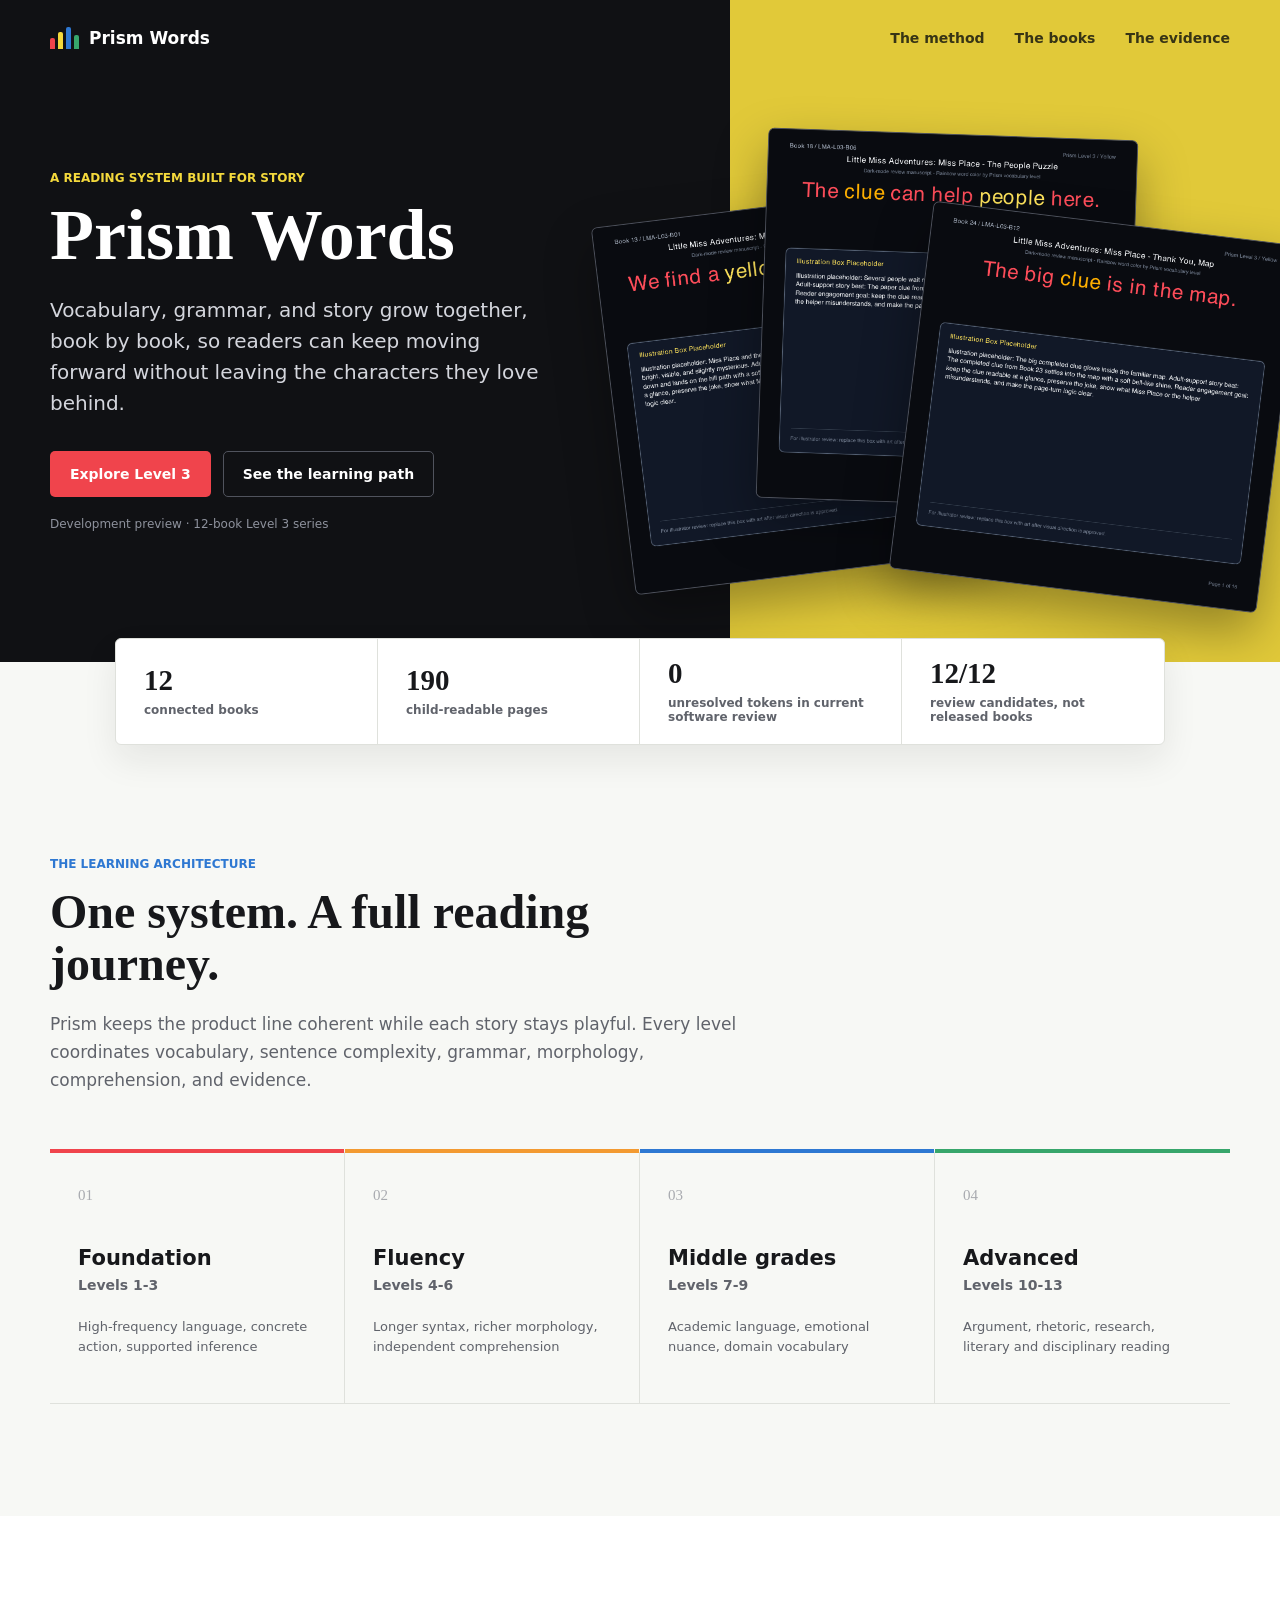
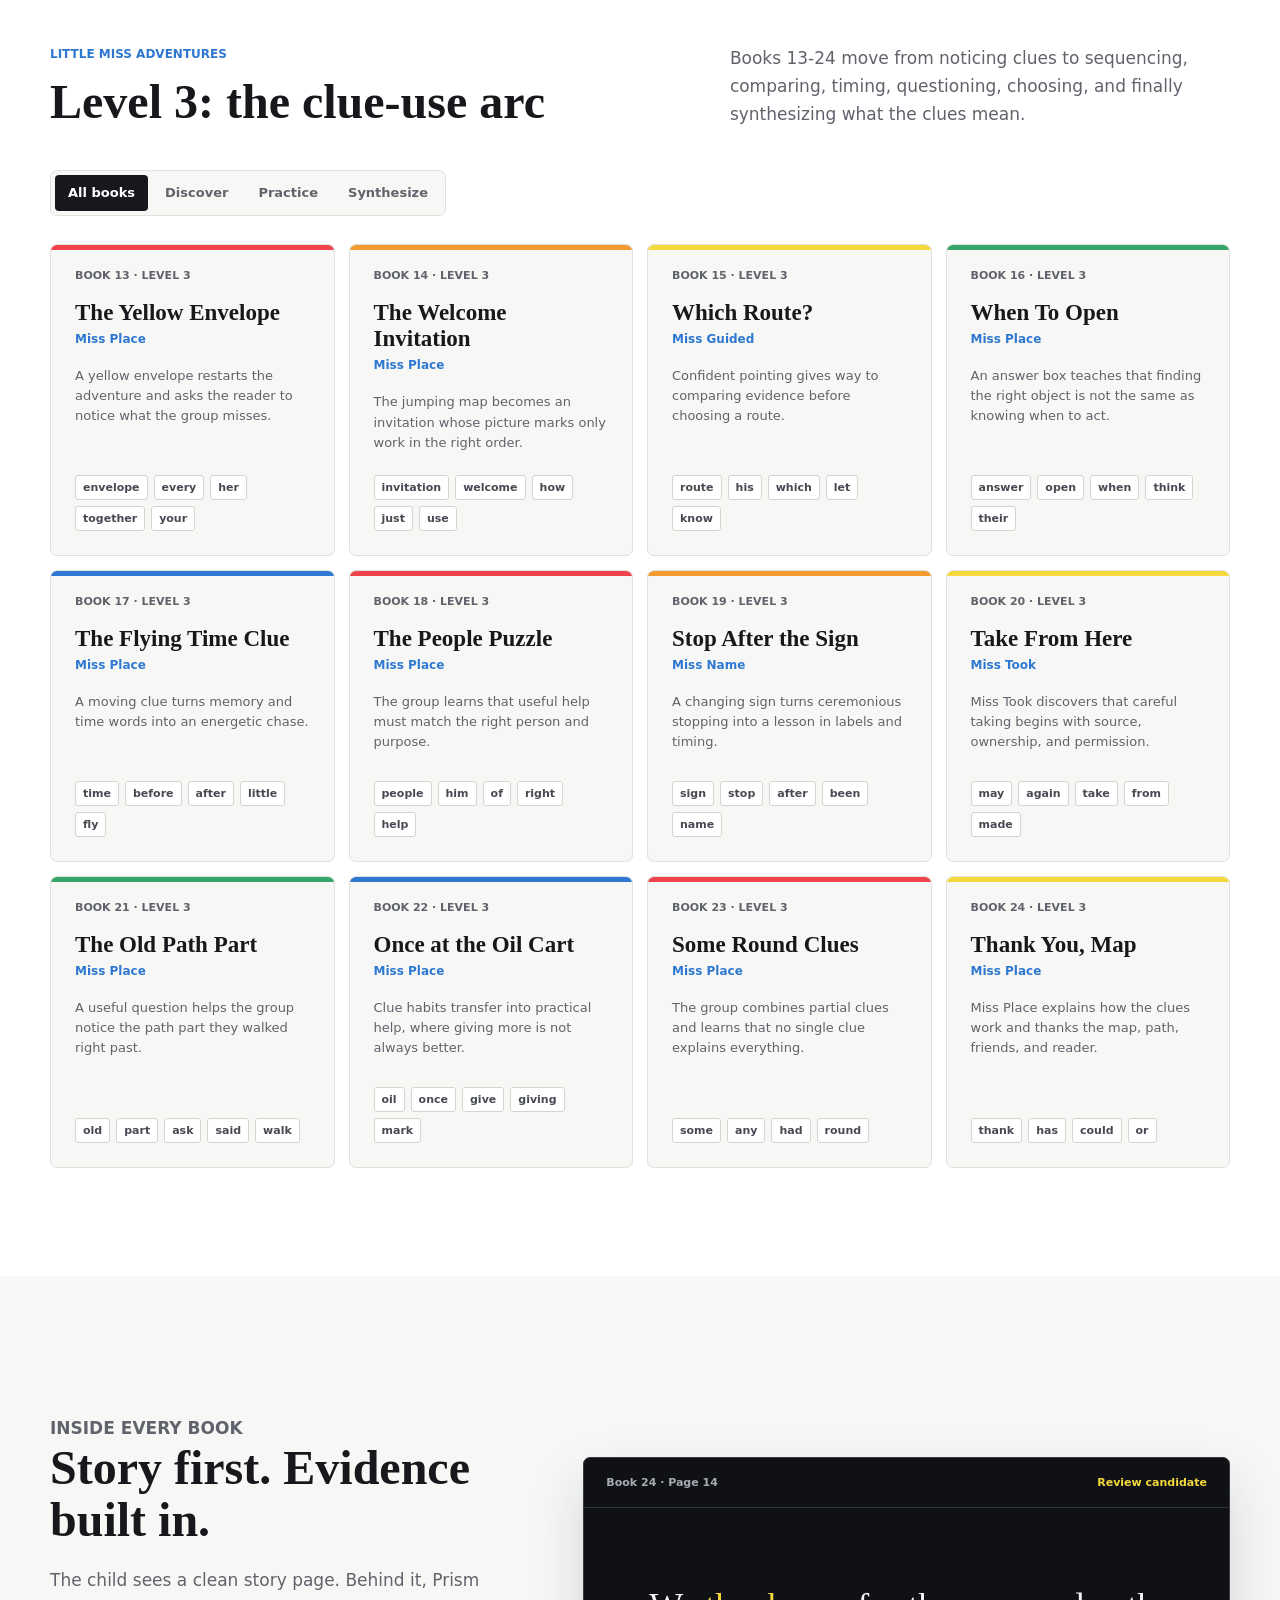
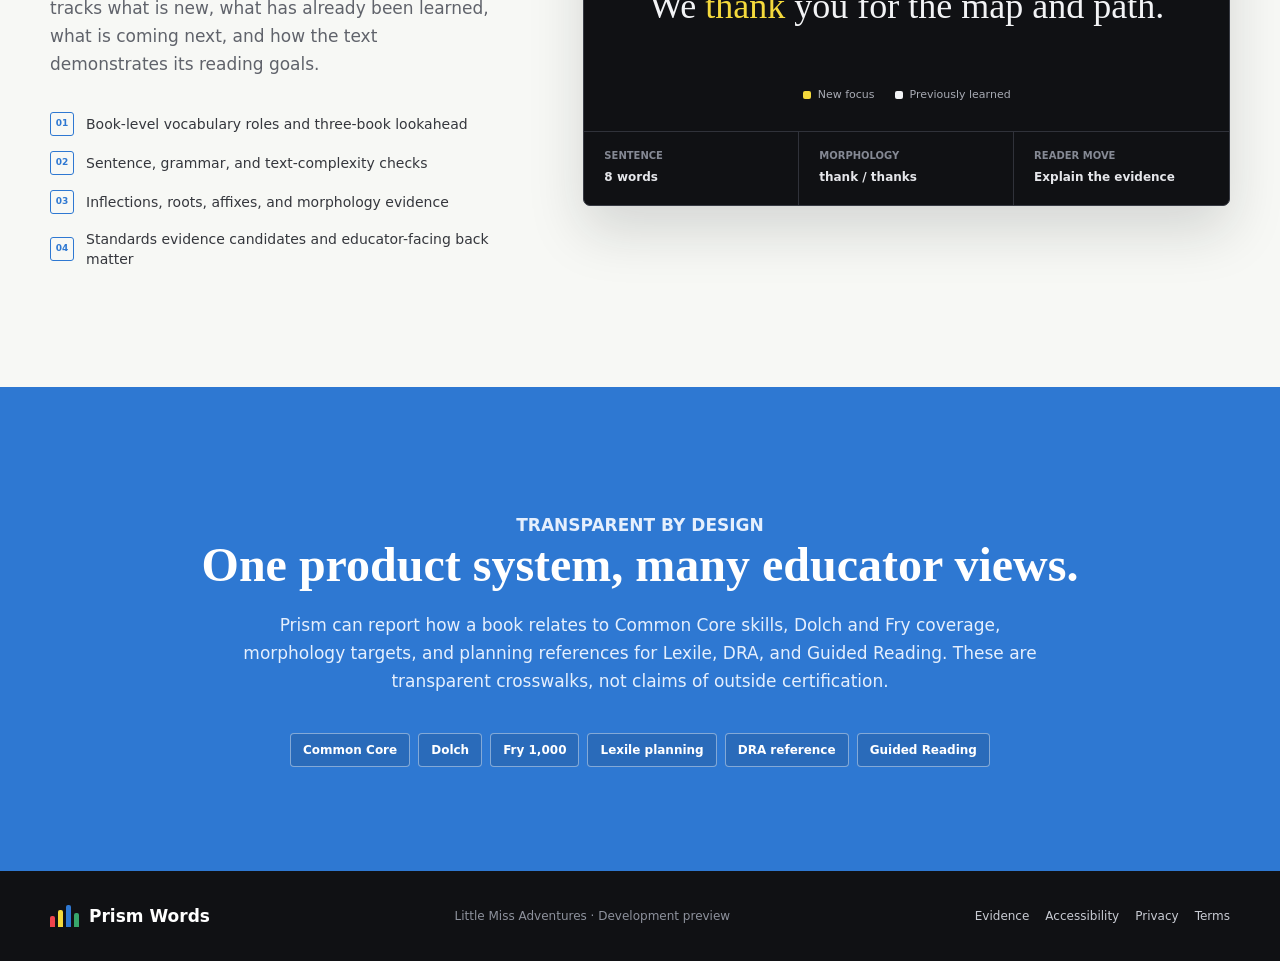
<file: index.html>
<!doctype html>
<html lang="en">
  <head>
    <meta charset="UTF-8" />
    <meta name="viewport" content="width=device-width, initial-scale=1.0" />
    <meta name="description" content="A public preview of Prism Words and the Little Miss Adventures Level 3 reading series." />
    <meta name="robots" content="noindex, nofollow" />
    <meta name="theme-color" content="#101114" />
    <link rel="icon" href="favicon.svg" type="image/svg+xml" />
    <title>Prism Words | Little Miss Adventures</title>
    <link rel="stylesheet" href="styles.css" />
    <script src="app.js" defer></script>
  </head>
  <body>
    <a class="skip-link" href="#main">Skip to content</a>

    <header class="site-header" aria-label="Primary navigation">
      <a class="brand" href="#top" aria-label="Prism Words home">
        <span class="brand-mark" aria-hidden="true">
          <i></i><i></i><i></i><i></i>
        </span>
        <span>Prism Words</span>
      </a>
      <nav>
        <a href="#method">The method</a>
        <a href="#books">The books</a>
        <a href="#evidence">The evidence</a>
      </nav>
    </header>

    <main id="main">
      <section class="hero" id="top">
        <div class="hero-copy">
          <p class="eyebrow">A reading system built for story</p>
          <h1>Prism Words</h1>
          <p class="hero-lede">
            Vocabulary, grammar, and story grow together, book by book, so readers can keep moving forward without leaving the characters they love behind.
          </p>
          <div class="hero-actions">
            <a class="button button-primary" href="#books">Explore Level 3</a>
            <a class="button button-secondary" href="#method">See the learning path</a>
          </div>
          <p class="preview-note">Development preview · 12-book Level 3 series</p>
        </div>

        <div class="hero-books" aria-label="Selected Level 3 manuscript pages">
          <figure class="manuscript manuscript-one">
            <img src="assets/book13-page1.png" alt="Opening manuscript page from The Yellow Envelope" />
          </figure>
          <figure class="manuscript manuscript-two">
            <img src="assets/book18-page1.png" alt="Opening manuscript page from The People Puzzle" />
          </figure>
          <figure class="manuscript manuscript-three">
            <img src="assets/book24-page1.png" alt="Opening manuscript page from Thank You, Map" />
          </figure>
        </div>
      </section>

      <section class="proof-strip" aria-label="Series validation summary">
        <div><strong>12</strong><span>connected books</span></div>
        <div><strong>190</strong><span>child-readable pages</span></div>
        <div><strong>0</strong><span>unresolved tokens in current software review</span></div>
        <div><strong>12/12</strong><span>review candidates, not released books</span></div>
      </section>

      <section class="section method-section" id="method">
        <div class="section-heading">
          <p class="eyebrow">The learning architecture</p>
          <h2>One system. A full reading journey.</h2>
          <p>
            Prism keeps the product line coherent while each story stays playful. Every level coordinates vocabulary, sentence complexity, grammar, morphology, comprehension, and evidence.
          </p>
        </div>

        <div class="level-track" aria-label="Prism level progression">
          <article class="level-stage stage-red">
            <span class="stage-number">01</span>
            <h3>Foundation</h3>
            <p>Levels 1-3</p>
            <small>High-frequency language, concrete action, supported inference</small>
          </article>
          <article class="level-stage stage-orange">
            <span class="stage-number">02</span>
            <h3>Fluency</h3>
            <p>Levels 4-6</p>
            <small>Longer syntax, richer morphology, independent comprehension</small>
          </article>
          <article class="level-stage stage-blue">
            <span class="stage-number">03</span>
            <h3>Middle grades</h3>
            <p>Levels 7-9</p>
            <small>Academic language, emotional nuance, domain vocabulary</small>
          </article>
          <article class="level-stage stage-green">
            <span class="stage-number">04</span>
            <h3>Advanced</h3>
            <p>Levels 10-13</p>
            <small>Argument, rhetoric, research, literary and disciplinary reading</small>
          </article>
        </div>
      </section>

      <section class="section book-section" id="books">
        <div class="section-heading book-heading">
          <div>
            <p class="eyebrow">Little Miss Adventures</p>
            <h2>Level 3: the clue-use arc</h2>
          </div>
          <p>
            Books 13-24 move from noticing clues to sequencing, comparing, timing, questioning, choosing, and finally synthesizing what the clues mean.
          </p>
        </div>

        <div class="segmented-control" role="tablist" aria-label="Filter books by story movement">
          <button class="segment is-active" type="button" role="tab" aria-selected="true" data-filter="all">All books</button>
          <button class="segment" type="button" role="tab" aria-selected="false" data-filter="discover">Discover</button>
          <button class="segment" type="button" role="tab" aria-selected="false" data-filter="practice">Practice</button>
          <button class="segment" type="button" role="tab" aria-selected="false" data-filter="synthesize">Synthesize</button>
        </div>

        <div class="book-grid" id="book-grid" aria-live="polite"></div>
      </section>

      <section class="inside-section" id="evidence">
        <div class="inside-copy">
          <p class="eyebrow">Inside every book</p>
          <h2>Story first. Evidence built in.</h2>
          <p>
            The child sees a clean story page. Behind it, Prism tracks what is new, what has already been learned, what is coming next, and how the text demonstrates its reading goals.
          </p>
          <ul class="evidence-list">
            <li><span class="evidence-symbol" aria-hidden="true">01</span><span>Book-level vocabulary roles and three-book lookahead</span></li>
            <li><span class="evidence-symbol" aria-hidden="true">02</span><span>Sentence, grammar, and text-complexity checks</span></li>
            <li><span class="evidence-symbol" aria-hidden="true">03</span><span>Inflections, roots, affixes, and morphology evidence</span></li>
            <li><span class="evidence-symbol" aria-hidden="true">04</span><span>Standards evidence candidates and educator-facing back matter</span></li>
          </ul>
        </div>

        <div class="sample-page" aria-label="Example Prism reading page analysis">
          <div class="sample-header">
            <span>Book 24 · Page 14</span>
            <span class="status-dot">Review candidate</span>
          </div>
          <blockquote>
            <span class="word word-review">We</span>
            <span class="word word-new">thank</span>
            <span class="word word-review">you</span>
            <span class="word word-review">for</span>
            <span class="word word-review">the</span>
            <span class="word word-review">map</span>
            <span class="word word-review">and</span>
            <span class="word word-review">path.</span>
          </blockquote>
          <div class="sample-key">
            <span><i class="key-swatch swatch-new"></i>New focus</span>
            <span><i class="key-swatch swatch-review"></i>Previously learned</span>
          </div>
          <div class="sample-meta">
            <div><span>Sentence</span><strong>8 words</strong></div>
            <div><span>Morphology</span><strong>thank / thanks</strong></div>
            <div><span>Reader move</span><strong>Explain the evidence</strong></div>
          </div>
        </div>
      </section>

      <section class="standards-section">
        <div class="standards-inner">
          <p class="eyebrow">Transparent by design</p>
          <h2>One product system, many educator views.</h2>
          <p>
            Prism can report how a book relates to Common Core skills, Dolch and Fry coverage, morphology targets, and planning references for Lexile, DRA, and Guided Reading. These are transparent crosswalks, not claims of outside certification.
          </p>
          <div class="framework-row" aria-label="Framework crosswalk coverage">
            <span>Common Core</span>
            <span>Dolch</span>
            <span>Fry 1,000</span>
            <span>Lexile planning</span>
            <span>DRA reference</span>
            <span>Guided Reading</span>
          </div>
        </div>
      </section>
    </main>

    <footer>
      <div class="brand footer-brand">
        <span class="brand-mark" aria-hidden="true"><i></i><i></i><i></i><i></i></span>
        <span>Prism Words</span>
      </div>
      <p>Little Miss Adventures · Development preview</p>
      <nav class="footer-links" aria-label="Company policies">
        <a href="evidence.html">Evidence</a>
        <a href="accessibility.html">Accessibility</a>
        <a href="privacy.html">Privacy</a>
        <a href="terms.html">Terms</a>
      </nav>
    </footer>
  </body>
</html>
</file>
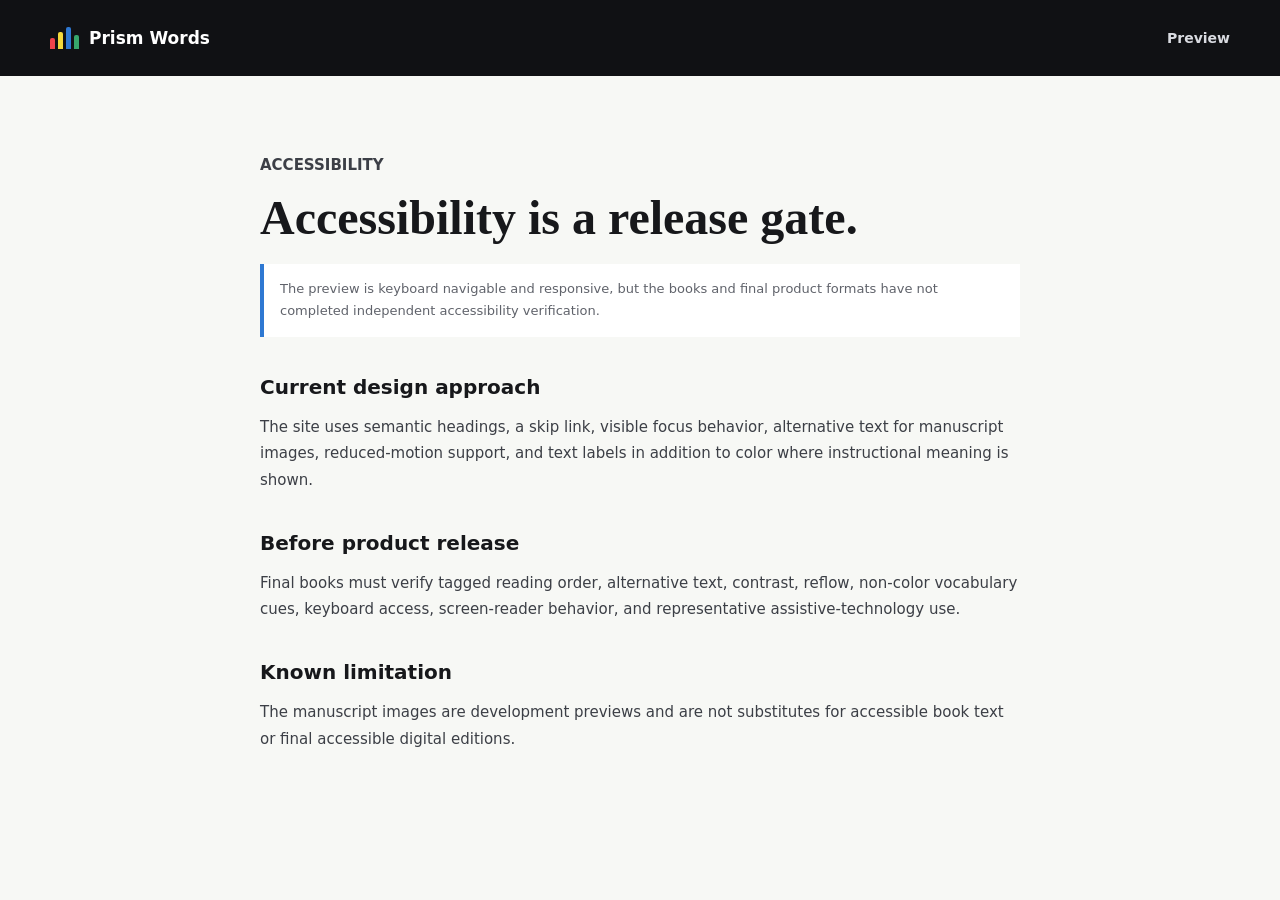
<file: accessibility.html>
<!doctype html>
<html lang="en">
  <head>
    <meta charset="UTF-8" />
    <meta name="viewport" content="width=device-width, initial-scale=1.0" />
    <meta name="description" content="Accessibility status for the Prism Words development preview." />
    <meta name="robots" content="noindex, nofollow" />
    <title>Accessibility | Prism Words</title>
    <link rel="icon" href="favicon.svg" type="image/svg+xml" />
    <link rel="stylesheet" href="styles.css" />
  </head>
  <body class="policy-page">
    <a class="skip-link" href="#main">Skip to content</a>
    <header class="site-header policy-header">
      <a class="brand" href="index.html"><span class="brand-mark" aria-hidden="true"><i></i><i></i><i></i><i></i></span><span>Prism Words</span></a>
      <nav><a href="index.html">Preview</a></nav>
    </header>
    <main class="policy-main" id="main">
      <p class="eyebrow">Accessibility</p>
      <h1>Accessibility is a release gate.</h1>
      <p class="policy-status">The preview is keyboard navigable and responsive, but the books and final product formats have not completed independent accessibility verification.</p>
      <h2>Current design approach</h2>
      <p>The site uses semantic headings, a skip link, visible focus behavior, alternative text for manuscript images, reduced-motion support, and text labels in addition to color where instructional meaning is shown.</p>
      <h2>Before product release</h2>
      <p>Final books must verify tagged reading order, alternative text, contrast, reflow, non-color vocabulary cues, keyboard access, screen-reader behavior, and representative assistive-technology use.</p>
      <h2>Known limitation</h2>
      <p>The manuscript images are development previews and are not substitutes for accessible book text or final accessible digital editions.</p>
    </main>
  </body>
</html>
</file>
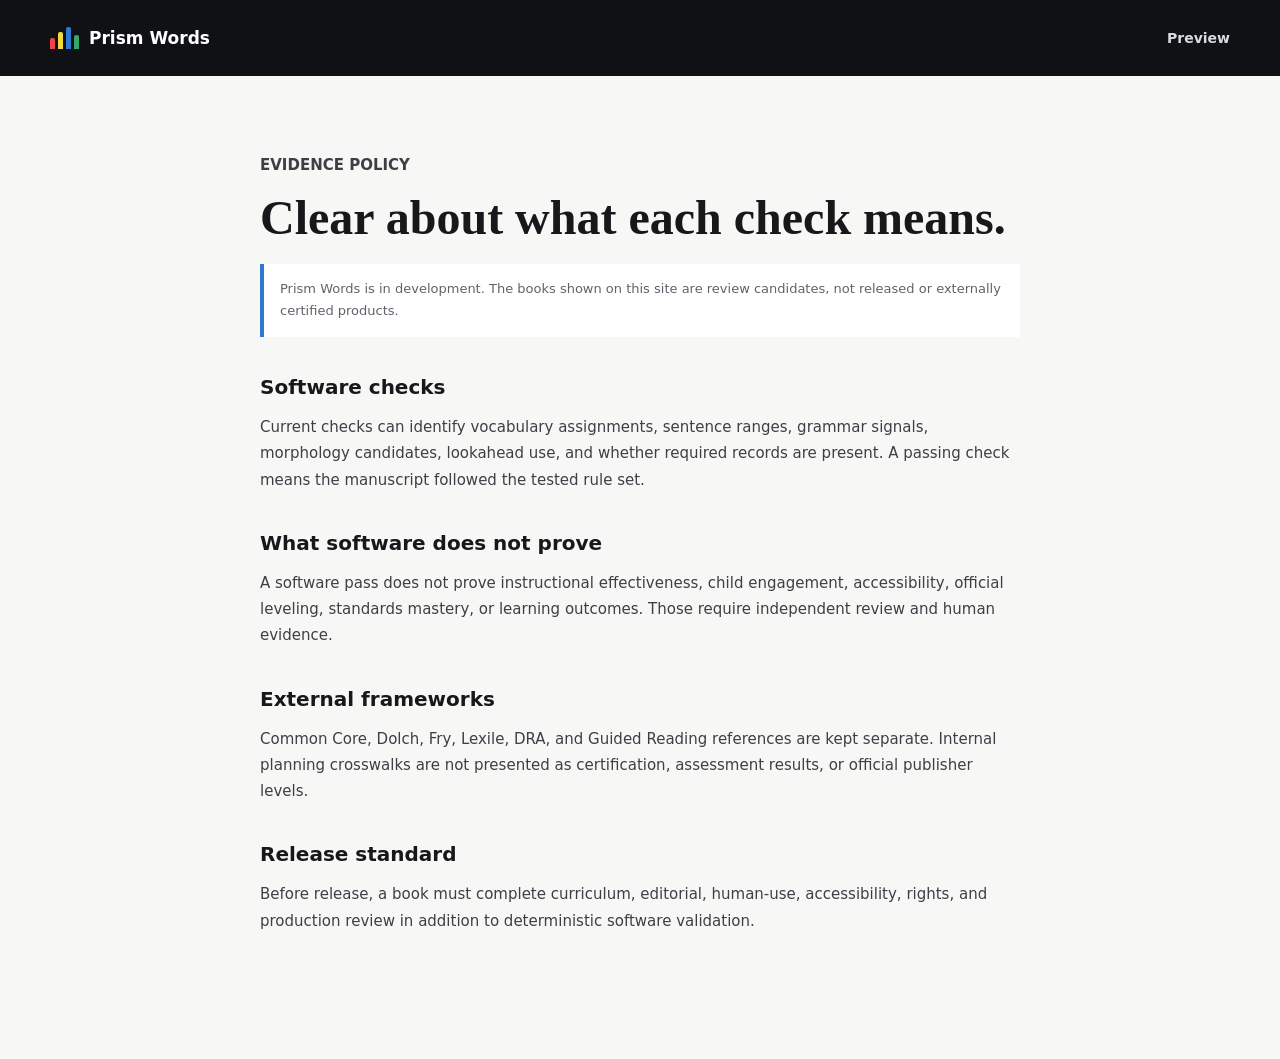
<file: evidence.html>
<!doctype html>
<html lang="en">
  <head>
    <meta charset="UTF-8" />
    <meta name="viewport" content="width=device-width, initial-scale=1.0" />
    <meta name="description" content="How Prism Words describes evidence and development status." />
    <meta name="robots" content="noindex, nofollow" />
    <title>Evidence | Prism Words</title>
    <link rel="icon" href="favicon.svg" type="image/svg+xml" />
    <link rel="stylesheet" href="styles.css" />
  </head>
  <body class="policy-page">
    <a class="skip-link" href="#main">Skip to content</a>
    <header class="site-header policy-header">
      <a class="brand" href="index.html"><span class="brand-mark" aria-hidden="true"><i></i><i></i><i></i><i></i></span><span>Prism Words</span></a>
      <nav><a href="index.html">Preview</a></nav>
    </header>
    <main class="policy-main" id="main">
      <p class="eyebrow">Evidence policy</p>
      <h1>Clear about what each check means.</h1>
      <p class="policy-status">Prism Words is in development. The books shown on this site are review candidates, not released or externally certified products.</p>
      <h2>Software checks</h2>
      <p>Current checks can identify vocabulary assignments, sentence ranges, grammar signals, morphology candidates, lookahead use, and whether required records are present. A passing check means the manuscript followed the tested rule set.</p>
      <h2>What software does not prove</h2>
      <p>A software pass does not prove instructional effectiveness, child engagement, accessibility, official leveling, standards mastery, or learning outcomes. Those require independent review and human evidence.</p>
      <h2>External frameworks</h2>
      <p>Common Core, Dolch, Fry, Lexile, DRA, and Guided Reading references are kept separate. Internal planning crosswalks are not presented as certification, assessment results, or official publisher levels.</p>
      <h2>Release standard</h2>
      <p>Before release, a book must complete curriculum, editorial, human-use, accessibility, rights, and production review in addition to deterministic software validation.</p>
    </main>
  </body>
</html>
</file>
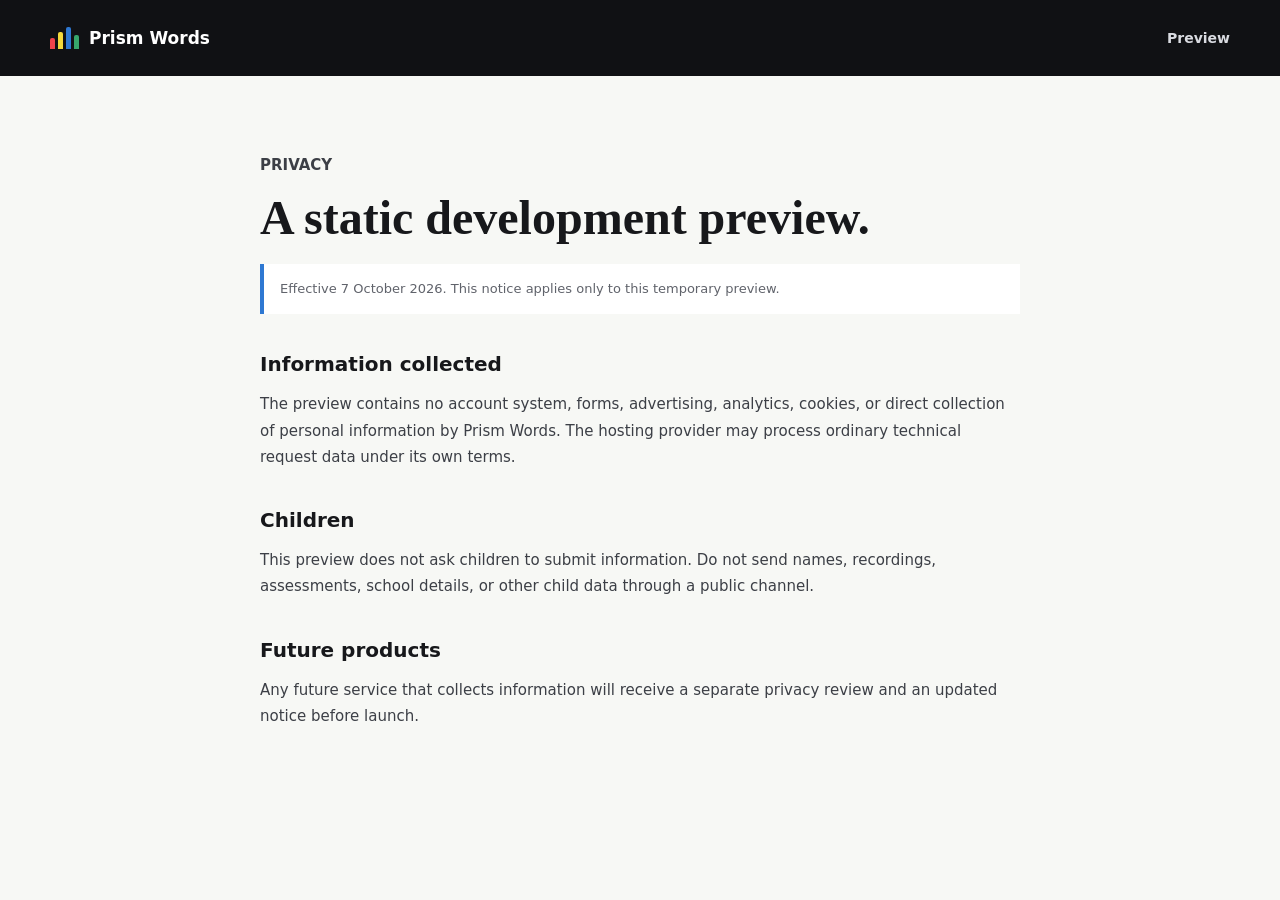
<file: privacy.html>
<!doctype html>
<html lang="en">
  <head>
    <meta charset="UTF-8" />
    <meta name="viewport" content="width=device-width, initial-scale=1.0" />
    <meta name="description" content="Privacy information for the Prism Words development preview." />
    <meta name="robots" content="noindex, nofollow" />
    <title>Privacy | Prism Words</title>
    <link rel="icon" href="favicon.svg" type="image/svg+xml" />
    <link rel="stylesheet" href="styles.css" />
  </head>
  <body class="policy-page">
    <a class="skip-link" href="#main">Skip to content</a>
    <header class="site-header policy-header">
      <a class="brand" href="index.html"><span class="brand-mark" aria-hidden="true"><i></i><i></i><i></i><i></i></span><span>Prism Words</span></a>
      <nav><a href="index.html">Preview</a></nav>
    </header>
    <main class="policy-main" id="main">
      <p class="eyebrow">Privacy</p>
      <h1>A static development preview.</h1>
      <p class="policy-status">Effective 7 October 2026. This notice applies only to this temporary preview.</p>
      <h2>Information collected</h2>
      <p>The preview contains no account system, forms, advertising, analytics, cookies, or direct collection of personal information by Prism Words. The hosting provider may process ordinary technical request data under its own terms.</p>
      <h2>Children</h2>
      <p>This preview does not ask children to submit information. Do not send names, recordings, assessments, school details, or other child data through a public channel.</p>
      <h2>Future products</h2>
      <p>Any future service that collects information will receive a separate privacy review and an updated notice before launch.</p>
    </main>
  </body>
</html>
</file>
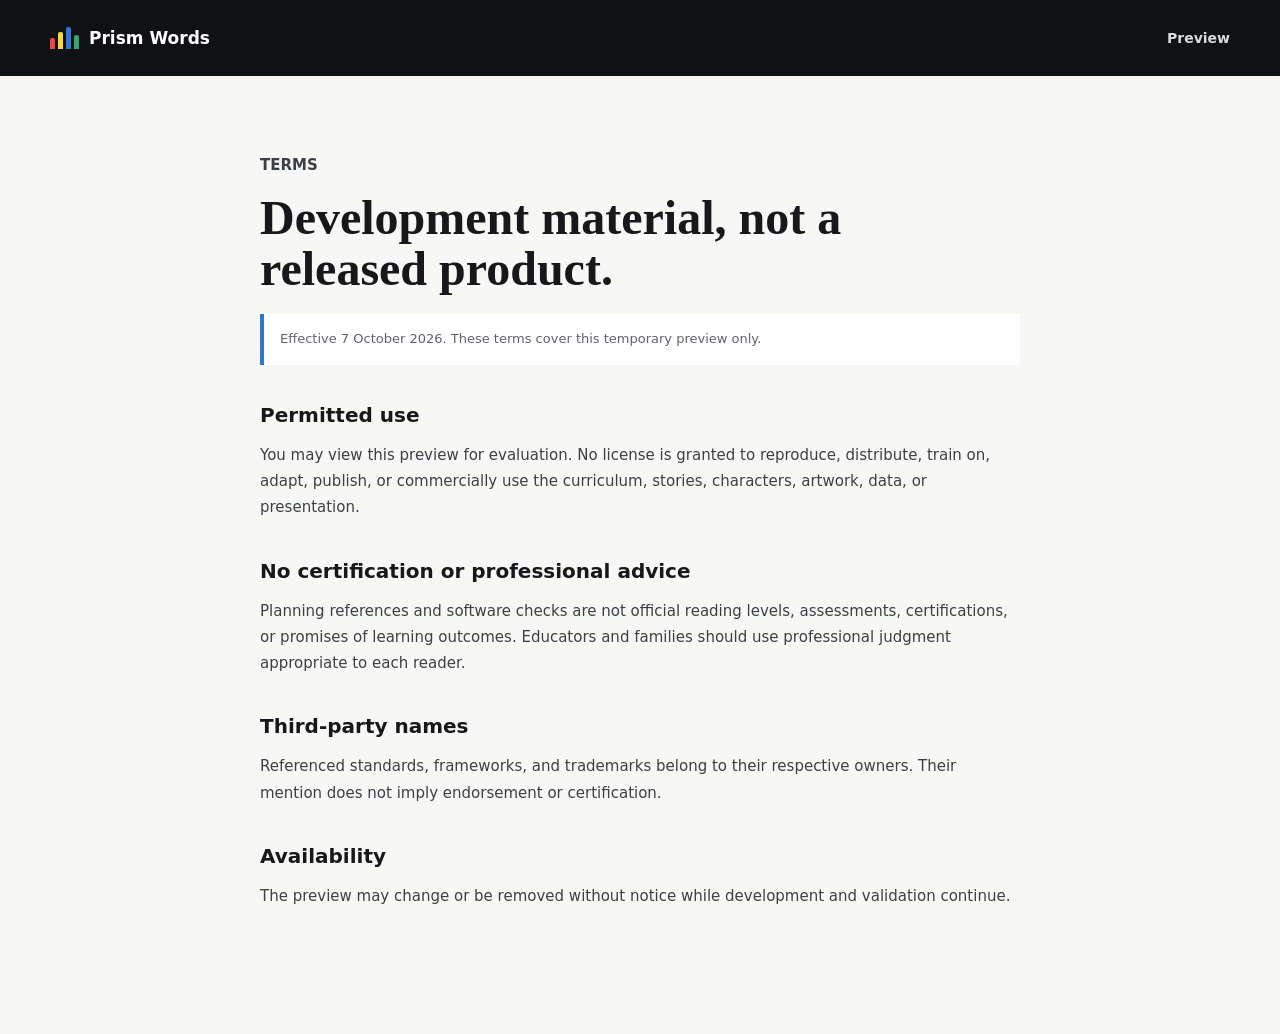
<file: terms.html>
<!doctype html>
<html lang="en">
  <head>
    <meta charset="UTF-8" />
    <meta name="viewport" content="width=device-width, initial-scale=1.0" />
    <meta name="description" content="Terms for the Prism Words development preview." />
    <meta name="robots" content="noindex, nofollow" />
    <title>Terms | Prism Words</title>
    <link rel="icon" href="favicon.svg" type="image/svg+xml" />
    <link rel="stylesheet" href="styles.css" />
  </head>
  <body class="policy-page">
    <a class="skip-link" href="#main">Skip to content</a>
    <header class="site-header policy-header">
      <a class="brand" href="index.html"><span class="brand-mark" aria-hidden="true"><i></i><i></i><i></i><i></i></span><span>Prism Words</span></a>
      <nav><a href="index.html">Preview</a></nav>
    </header>
    <main class="policy-main" id="main">
      <p class="eyebrow">Terms</p>
      <h1>Development material, not a released product.</h1>
      <p class="policy-status">Effective 7 October 2026. These terms cover this temporary preview only.</p>
      <h2>Permitted use</h2>
      <p>You may view this preview for evaluation. No license is granted to reproduce, distribute, train on, adapt, publish, or commercially use the curriculum, stories, characters, artwork, data, or presentation.</p>
      <h2>No certification or professional advice</h2>
      <p>Planning references and software checks are not official reading levels, assessments, certifications, or promises of learning outcomes. Educators and families should use professional judgment appropriate to each reader.</p>
      <h2>Third-party names</h2>
      <p>Referenced standards, frameworks, and trademarks belong to their respective owners. Their mention does not imply endorsement or certification.</p>
      <h2>Availability</h2>
      <p>The preview may change or be removed without notice while development and validation continue.</p>
    </main>
  </body>
</html>
</file>
<file: styles.css>
:root {
  color-scheme: light;
  --ink: #17181b;
  --muted: #60636b;
  --paper: #f7f8f5;
  --white: #ffffff;
  --line: #dfe1dc;
  --red: #f0444c;
  --orange: #f39a31;
  --yellow: #f4d93c;
  --blue: #2e78d2;
  --green: #37a66b;
  --charcoal: #101114;
  --panel: #191b20;
  --max-width: 1180px;
}

* {
  box-sizing: border-box;
}

html {
  scroll-behavior: smooth;
}

body {
  margin: 0;
  background: var(--paper);
  color: var(--ink);
  font-family: Inter, ui-sans-serif, system-ui, -apple-system, BlinkMacSystemFont, "Segoe UI", sans-serif;
  letter-spacing: 0;
}

button,
a {
  font: inherit;
}

a {
  color: inherit;
}

.skip-link {
  position: fixed;
  top: 8px;
  left: 8px;
  z-index: 100;
  padding: 10px 14px;
  background: var(--white);
  color: var(--ink);
  transform: translateY(-150%);
}

.skip-link:focus {
  transform: translateY(0);
}

.site-header {
  position: absolute;
  top: 0;
  left: 0;
  right: 0;
  z-index: 20;
  display: flex;
  align-items: center;
  justify-content: space-between;
  width: min(var(--max-width), calc(100% - 48px));
  height: 76px;
  margin: 0 auto;
  color: var(--white);
}

.brand {
  display: inline-flex;
  align-items: center;
  gap: 10px;
  color: inherit;
  font-size: 17px;
  font-weight: 760;
  text-decoration: none;
}

.brand-mark {
  display: grid;
  grid-template-columns: repeat(4, 5px);
  gap: 3px;
  width: 29px;
  height: 22px;
  align-items: end;
}

.brand-mark i {
  display: block;
  width: 5px;
  border-radius: 2px 2px 0 0;
}

.brand-mark i:nth-child(1) {
  height: 11px;
  background: var(--red);
}

.brand-mark i:nth-child(2) {
  height: 17px;
  background: var(--yellow);
}

.brand-mark i:nth-child(3) {
  height: 22px;
  background: var(--blue);
}

.brand-mark i:nth-child(4) {
  height: 14px;
  background: var(--green);
}

.site-header nav {
  display: flex;
  align-items: center;
  gap: 30px;
}

.site-header nav a {
  color: #373415;
  font-size: 14px;
  font-weight: 650;
  text-decoration: none;
}

.site-header nav a:hover,
.site-header nav a:focus-visible {
  color: var(--charcoal);
}

.hero {
  position: relative;
  display: grid;
  grid-template-columns: minmax(0, 0.9fr) minmax(440px, 1.1fr);
  align-items: center;
  min-height: 650px;
  overflow: hidden;
  padding: 116px max(24px, calc((100% - var(--max-width)) / 2)) 76px;
  background: var(--charcoal);
  color: var(--white);
}

.hero::before {
  content: "";
  position: absolute;
  top: 0;
  right: 0;
  width: 43%;
  height: 100%;
  background: var(--yellow);
  opacity: 0.92;
}

.hero-copy {
  position: relative;
  z-index: 4;
  max-width: 600px;
  padding-right: 40px;
}

.eyebrow {
  margin: 0 0 15px;
  color: var(--blue);
  font-size: 12px;
  font-weight: 800;
  letter-spacing: 0;
  text-transform: uppercase;
}

.hero .eyebrow {
  color: var(--yellow);
}

.hero h1 {
  max-width: 580px;
  margin: 0;
  font-family: Georgia, "Times New Roman", serif;
  font-size: 72px;
  font-weight: 700;
  line-height: 0.98;
  letter-spacing: 0;
}

.hero-lede {
  max-width: 610px;
  margin: 25px 0 0;
  color: #d4d6dd;
  font-size: 20px;
  line-height: 1.55;
}

.hero-actions {
  display: flex;
  flex-wrap: wrap;
  gap: 12px;
  margin-top: 32px;
}

.button {
  display: inline-flex;
  align-items: center;
  justify-content: center;
  min-height: 46px;
  padding: 0 19px;
  border: 1px solid transparent;
  border-radius: 5px;
  font-size: 14px;
  font-weight: 750;
  text-decoration: none;
}

.button-primary {
  background: var(--red);
  color: var(--white);
}

.button-primary:hover,
.button-primary:focus-visible {
  background: #cf333b;
}

.button-secondary {
  border-color: #50535d;
  background: transparent;
  color: var(--white);
}

.button-secondary:hover,
.button-secondary:focus-visible {
  border-color: var(--white);
}

.preview-note {
  margin: 20px 0 0;
  color: #8e929d;
  font-size: 12px;
}

.hero-books {
  position: relative;
  z-index: 3;
  width: 100%;
  height: 470px;
}

.manuscript {
  position: absolute;
  width: 370px;
  margin: 0;
  overflow: hidden;
  border: 1px solid #4c505b;
  border-radius: 6px;
  background: #08090c;
  box-shadow: 0 22px 50px rgba(0, 0, 0, 0.34);
}

.manuscript img {
  display: block;
  width: 100%;
  height: auto;
}

.manuscript-one {
  top: 88px;
  right: 248px;
  transform: rotate(-7deg);
}

.manuscript-two {
  top: 18px;
  right: 98px;
  z-index: 2;
  transform: rotate(2deg);
}

.manuscript-three {
  top: 106px;
  right: -50px;
  z-index: 3;
  transform: rotate(7deg);
}

.proof-strip {
  display: grid;
  grid-template-columns: repeat(4, 1fr);
  width: min(1050px, calc(100% - 48px));
  margin: -24px auto 0;
  position: relative;
  z-index: 6;
  border: 1px solid var(--line);
  border-radius: 6px;
  background: var(--white);
  box-shadow: 0 15px 35px rgba(23, 24, 27, 0.08);
}

.proof-strip div {
  display: flex;
  min-height: 94px;
  flex-direction: column;
  justify-content: center;
  padding: 20px 28px;
  border-right: 1px solid var(--line);
}

.proof-strip div:last-child {
  border-right: 0;
}

.proof-strip strong {
  color: var(--ink);
  font-family: Georgia, "Times New Roman", serif;
  font-size: 29px;
  line-height: 1;
}

.proof-strip span {
  margin-top: 8px;
  color: var(--muted);
  font-size: 12px;
  font-weight: 650;
}

.section {
  width: min(var(--max-width), calc(100% - 48px));
  margin: 0 auto;
  padding: 112px 0;
}

.section-heading {
  max-width: 720px;
}

.section-heading h2,
.inside-copy h2,
.standards-inner h2 {
  margin: 0;
  font-family: Georgia, "Times New Roman", serif;
  font-size: 48px;
  line-height: 1.08;
  letter-spacing: 0;
}

.section-heading > p:last-child,
.inside-copy > p,
.standards-inner > p {
  margin: 20px 0 0;
  color: var(--muted);
  font-size: 17px;
  line-height: 1.65;
}

.level-track {
  display: grid;
  grid-template-columns: repeat(4, 1fr);
  gap: 0;
  margin-top: 58px;
  border-top: 1px solid var(--line);
  border-bottom: 1px solid var(--line);
}

.level-stage {
  position: relative;
  min-height: 250px;
  padding: 32px 28px 30px;
  border-right: 1px solid var(--line);
}

.level-stage:last-child {
  border-right: 0;
}

.level-stage::before {
  content: "";
  position: absolute;
  top: -4px;
  left: 0;
  width: 100%;
  height: 4px;
}

.stage-red::before { background: var(--red); }
.stage-orange::before { background: var(--orange); }
.stage-blue::before { background: var(--blue); }
.stage-green::before { background: var(--green); }

.stage-number {
  color: #a9abb0;
  font-family: Georgia, "Times New Roman", serif;
  font-size: 15px;
}

.level-stage h3 {
  margin: 42px 0 0;
  font-size: 21px;
}

.level-stage p {
  margin: 7px 0 0;
  color: var(--muted);
  font-size: 14px;
  font-weight: 700;
}

.level-stage small {
  display: block;
  margin-top: 24px;
  color: var(--muted);
  font-size: 13px;
  line-height: 1.55;
}

.book-section {
  width: 100%;
  max-width: none;
  padding: 108px max(24px, calc((100% - var(--max-width)) / 2));
  background: var(--white);
}

.book-heading {
  display: grid;
  grid-template-columns: 1fr 0.82fr;
  gap: 70px;
  align-items: end;
  max-width: none;
}

.book-heading > p {
  margin: 0;
  color: var(--muted);
  font-size: 16px;
  line-height: 1.65;
}

.segmented-control {
  display: inline-flex;
  gap: 4px;
  margin-top: 42px;
  padding: 4px;
  border: 1px solid var(--line);
  border-radius: 7px;
  background: var(--paper);
}

.segment {
  min-height: 36px;
  padding: 0 13px;
  border: 0;
  border-radius: 4px;
  background: transparent;
  color: var(--muted);
  cursor: pointer;
  font-size: 13px;
  font-weight: 720;
}

.segment:hover,
.segment:focus-visible {
  color: var(--ink);
}

.segment.is-active {
  background: var(--ink);
  color: var(--white);
}

.book-grid {
  display: grid;
  grid-template-columns: repeat(4, minmax(0, 1fr));
  gap: 14px;
  margin-top: 28px;
}

.book-card {
  position: relative;
  display: flex;
  min-height: 292px;
  flex-direction: column;
  padding: 24px;
  overflow: hidden;
  border: 1px solid var(--line);
  border-radius: 7px;
  background: var(--paper);
}

.book-card::before {
  content: "";
  position: absolute;
  top: 0;
  left: 0;
  width: 100%;
  height: 5px;
  background: var(--book-color, var(--yellow));
}

.book-card[hidden] {
  display: none;
}

.book-number {
  color: var(--muted);
  font-size: 11px;
  font-weight: 800;
  text-transform: uppercase;
}

.book-card h3 {
  margin: 18px 0 0;
  font-family: Georgia, "Times New Roman", serif;
  font-size: 23px;
  line-height: 1.14;
}

.book-character {
  margin: 6px 0 0;
  color: var(--blue);
  font-size: 12px;
  font-weight: 750;
}

.book-summary {
  margin: 20px 0 0;
  color: var(--muted);
  font-size: 13px;
  line-height: 1.55;
}

.word-list {
  display: flex;
  flex-wrap: wrap;
  gap: 6px;
  margin-top: auto;
  padding-top: 22px;
}

.word-list span {
  padding: 5px 7px;
  border: 1px solid #d3d6cf;
  border-radius: 3px;
  background: var(--white);
  color: #474a52;
  font-size: 11px;
  font-weight: 700;
}

.inside-section {
  display: grid;
  grid-template-columns: 0.82fr 1.18fr;
  gap: 84px;
  align-items: center;
  width: min(var(--max-width), calc(100% - 48px));
  margin: 0 auto;
  padding: 118px 0;
}

.evidence-list {
  display: grid;
  gap: 15px;
  margin: 34px 0 0;
  padding: 0;
  list-style: none;
}

.evidence-list li {
  display: grid;
  grid-template-columns: 24px 1fr;
  gap: 12px;
  align-items: center;
  color: #35373d;
  font-size: 14px;
  line-height: 1.45;
}

.evidence-symbol {
  display: inline-flex;
  width: 24px;
  height: 24px;
  align-items: center;
  justify-content: center;
  border: 1px solid var(--blue);
  border-radius: 3px;
  color: var(--blue);
  font-size: 9px;
  font-weight: 800;
}

.sample-page {
  min-width: 0;
  overflow: hidden;
  border: 1px solid #383b44;
  border-radius: 7px;
  background: var(--charcoal);
  color: var(--white);
  box-shadow: 0 25px 55px rgba(23, 24, 27, 0.15);
}

.sample-header {
  display: flex;
  justify-content: space-between;
  gap: 20px;
  padding: 18px 22px;
  border-bottom: 1px solid #30323a;
  color: #a8abb4;
  font-size: 11px;
  font-weight: 700;
}

.status-dot {
  color: var(--yellow);
}

.sample-page blockquote {
  margin: 0;
  padding: 72px 42px 56px;
  font-family: Georgia, "Times New Roman", serif;
  font-size: 36px;
  line-height: 1.45;
  text-align: center;
}

.word {
  display: inline;
}

.word-new {
  color: var(--yellow);
}

.word-review {
  color: #f2f3f5;
}

.sample-key {
  display: flex;
  justify-content: center;
  gap: 20px;
  padding: 0 20px 30px;
  color: #a8abb4;
  font-size: 11px;
}

.sample-key span {
  display: inline-flex;
  align-items: center;
  gap: 7px;
}

.key-swatch {
  width: 8px;
  height: 8px;
  border-radius: 2px;
}

.swatch-new { background: var(--yellow); }
.swatch-review { background: #f2f3f5; }

.sample-meta {
  display: grid;
  grid-template-columns: repeat(3, 1fr);
  border-top: 1px solid #30323a;
}

.sample-meta div {
  min-width: 0;
  padding: 18px 20px 20px;
  border-right: 1px solid #30323a;
}

.sample-meta div:last-child {
  border-right: 0;
}

.sample-meta span,
.sample-meta strong {
  display: block;
}

.sample-meta span {
  color: #858994;
  font-size: 10px;
  font-weight: 750;
  text-transform: uppercase;
}

.sample-meta strong {
  margin-top: 8px;
  color: #e5e6ea;
  font-size: 12px;
  line-height: 1.35;
}

.standards-section {
  padding: 104px 24px;
  background: var(--blue);
  color: var(--white);
}

.standards-inner {
  width: min(950px, 100%);
  margin: 0 auto;
  text-align: center;
}

.standards-inner .eyebrow,
.standards-inner > p {
  color: #e5effd;
}

.standards-inner > p {
  max-width: 800px;
  margin-right: auto;
  margin-left: auto;
}

.framework-row {
  display: flex;
  flex-wrap: wrap;
  justify-content: center;
  gap: 8px;
  margin-top: 38px;
}

.framework-row span {
  padding: 9px 12px;
  border: 1px solid rgba(255, 255, 255, 0.42);
  border-radius: 4px;
  background: rgba(16, 17, 20, 0.12);
  font-size: 12px;
  font-weight: 700;
}

footer {
  display: flex;
  align-items: center;
  justify-content: space-between;
  gap: 30px;
  padding: 34px max(24px, calc((100% - var(--max-width)) / 2));
  background: var(--charcoal);
  color: var(--white);
}

footer p {
  margin: 0;
  color: #8e929d;
  font-size: 12px;
}

.footer-links {
  display: flex;
  flex-wrap: wrap;
  gap: 16px;
}

.footer-links a {
  color: #c8cbd3;
  font-size: 12px;
  text-decoration: none;
}

.footer-links a:hover,
.footer-links a:focus-visible {
  color: var(--white);
  text-decoration: underline;
}

.policy-page {
  min-height: 100vh;
  background: var(--paper);
}

.policy-header {
  position: static;
  width: 100%;
  padding: 0 max(24px, calc((100% - var(--max-width)) / 2));
  background: var(--charcoal);
}

.policy-header nav a {
  color: #d9dbe1;
}

.policy-main {
  width: min(760px, calc(100% - 48px));
  margin: 0 auto;
  padding: 76px 0 110px;
}

.policy-main h1 {
  margin: 0 0 20px;
  font-family: Georgia, "Times New Roman", serif;
  font-size: 48px;
  line-height: 1.05;
}

.policy-main h2 {
  margin: 38px 0 10px;
  font-size: 20px;
}

.policy-main p,
.policy-main li {
  color: #3c3f46;
  font-size: 15px;
  line-height: 1.75;
}

.policy-main .policy-status {
  margin-bottom: 32px;
  padding: 14px 16px;
  border-left: 4px solid var(--blue);
  background: var(--white);
  color: var(--muted);
  font-size: 13px;
}

@media (max-width: 1080px) {
  .hero {
    grid-template-columns: 0.95fr 1.05fr;
  }

  .hero h1 {
    font-size: 58px;
  }

  .hero-lede {
    font-size: 18px;
  }

  .manuscript {
    width: 315px;
  }

  .manuscript-one {
    right: 170px;
  }

  .manuscript-two {
    right: 55px;
  }

  .book-grid {
    grid-template-columns: repeat(3, minmax(0, 1fr));
  }

  .inside-section {
    gap: 48px;
  }
}

@media (max-width: 820px) {
  .site-header {
    width: min(100% - 32px, var(--max-width));
  }

  .site-header nav {
    gap: 16px;
  }

  .site-header nav a {
    color: #d9dbe1;
    font-size: 12px;
  }

  .site-header nav a:hover,
  .site-header nav a:focus-visible {
    color: var(--white);
  }

  .hero {
    grid-template-columns: 1fr;
    min-height: 790px;
    padding: 110px 24px 48px;
  }

  .hero::before {
    top: auto;
    bottom: 0;
    width: 100%;
    height: 310px;
  }

  .hero-copy {
    max-width: 650px;
    padding-right: 0;
  }

  .hero h1 {
    font-size: 52px;
  }

  .hero-books {
    height: 305px;
    margin-top: 25px;
  }

  .manuscript {
    width: 270px;
  }

  .manuscript-one {
    top: 52px;
    left: 2%;
    right: auto;
  }

  .manuscript-two {
    top: 8px;
    left: 32%;
    right: auto;
  }

  .manuscript-three {
    top: 60px;
    right: 2%;
  }

  .proof-strip {
    grid-template-columns: repeat(2, 1fr);
    margin-top: -16px;
  }

  .proof-strip div:nth-child(2) {
    border-right: 0;
  }

  .proof-strip div:nth-child(-n + 2) {
    border-bottom: 1px solid var(--line);
  }

  .section {
    padding: 84px 0;
  }

  .section-heading h2,
  .inside-copy h2,
  .standards-inner h2 {
    font-size: 40px;
  }

  .level-track {
    grid-template-columns: repeat(2, 1fr);
  }

  .level-stage:nth-child(2) {
    border-right: 0;
  }

  .level-stage:nth-child(-n + 2) {
    border-bottom: 1px solid var(--line);
  }

  .book-heading {
    grid-template-columns: 1fr;
    gap: 24px;
  }

  .book-grid {
    grid-template-columns: repeat(2, minmax(0, 1fr));
  }

  .inside-section {
    grid-template-columns: 1fr;
    padding: 88px 0;
  }
}

@media (max-width: 560px) {
  .site-header {
    height: 66px;
  }

  .site-header nav a:nth-child(1),
  .site-header nav a:nth-child(3) {
    display: none;
  }

  .hero {
    min-height: 690px;
    padding-top: 94px;
  }

  .hero::before {
    height: 245px;
  }

  .hero h1 {
    font-size: 42px;
  }

  .hero-lede {
    font-size: 16px;
    line-height: 1.5;
  }

  .hero-actions {
    align-items: stretch;
    flex-direction: column;
  }

  .button {
    width: 100%;
  }

  .hero-books {
    height: 218px;
  }

  .manuscript {
    width: 190px;
  }

  .manuscript-one {
    top: 40px;
    left: -5%;
  }

  .manuscript-two {
    left: 26%;
  }

  .manuscript-three {
    top: 43px;
    right: -5%;
  }

  .proof-strip,
  .section,
  .inside-section {
    width: calc(100% - 32px);
  }

  .proof-strip div {
    min-height: 82px;
    padding: 16px;
  }

  .proof-strip strong {
    font-size: 25px;
  }

  .section-heading h2,
  .inside-copy h2,
  .standards-inner h2 {
    font-size: 34px;
  }

  .level-track {
    grid-template-columns: 1fr;
  }

  .level-stage,
  .level-stage:nth-child(2) {
    min-height: 205px;
    border-right: 0;
    border-bottom: 1px solid var(--line);
  }

  .level-stage:last-child {
    border-bottom: 0;
  }

  .level-stage h3 {
    margin-top: 25px;
  }

  .book-section {
    padding: 78px 16px;
  }

  .segmented-control {
    display: grid;
    grid-template-columns: repeat(2, 1fr);
    width: 100%;
  }

  .book-grid {
    grid-template-columns: 1fr;
  }

  .book-card {
    min-height: 260px;
  }

  .sample-page blockquote {
    padding: 50px 20px 38px;
    font-size: 28px;
  }

  .sample-header {
    align-items: flex-start;
    flex-direction: column;
    gap: 5px;
  }

  .sample-meta {
    grid-template-columns: 1fr;
  }

  .sample-meta div {
    border-right: 0;
    border-bottom: 1px solid #30323a;
  }

  .sample-meta div:last-child {
    border-bottom: 0;
  }

  .standards-section {
    padding: 78px 16px;
  }

  footer {
    align-items: flex-start;
    flex-direction: column;
  }
}

@media (prefers-reduced-motion: reduce) {
  html {
    scroll-behavior: auto;
  }
}
</file>
